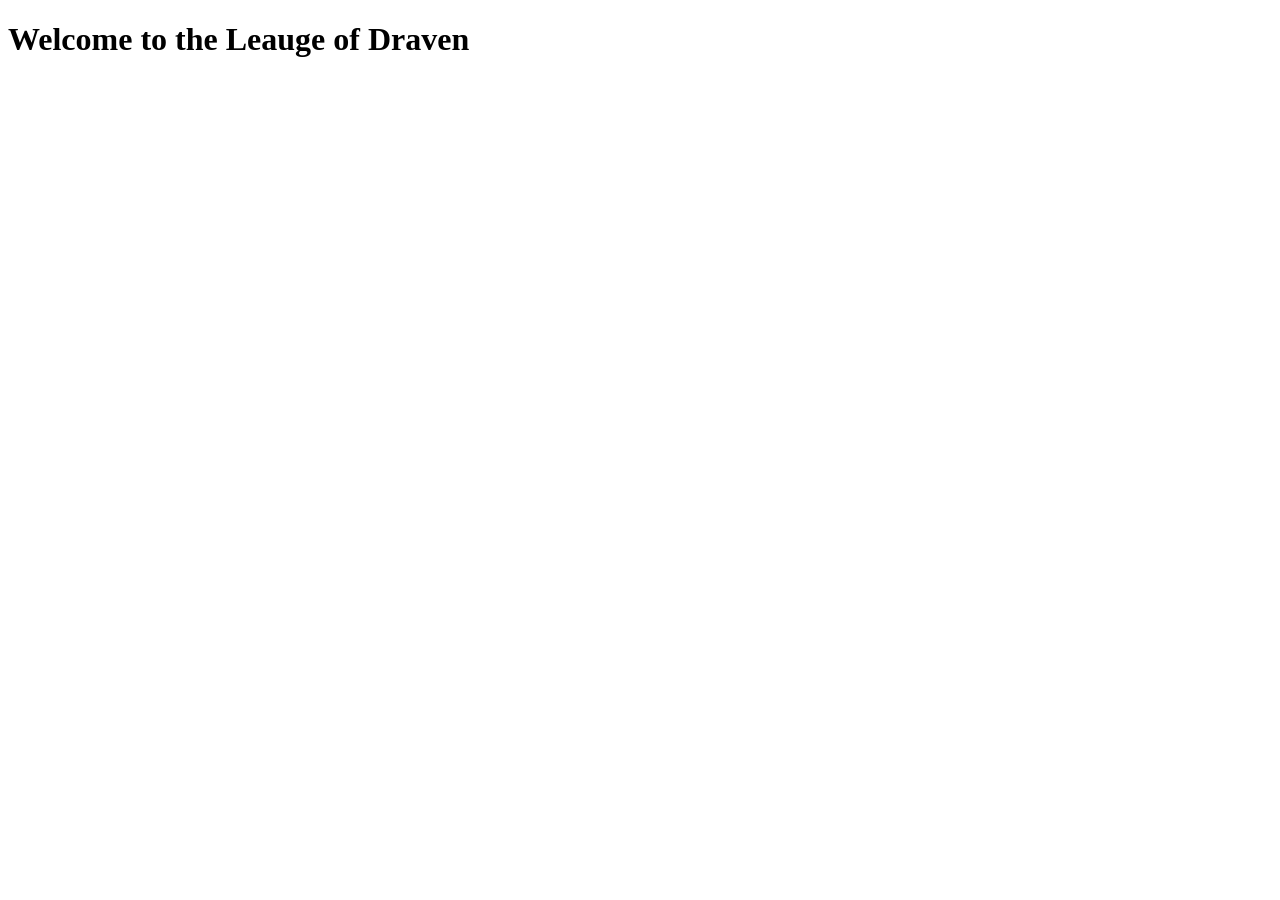
<file: index2.html>
<!DOCTYPE html>
<html lang="en">
<head>
    <meta charset="UTF-8">
    <meta name="viewport" content="width=device-width, initial-scale=1.0">
    <title>Document</title>
</head>
<body>
    <h1>Welcome to the Leauge of Draven</h1>
</body>
</html>
</file>
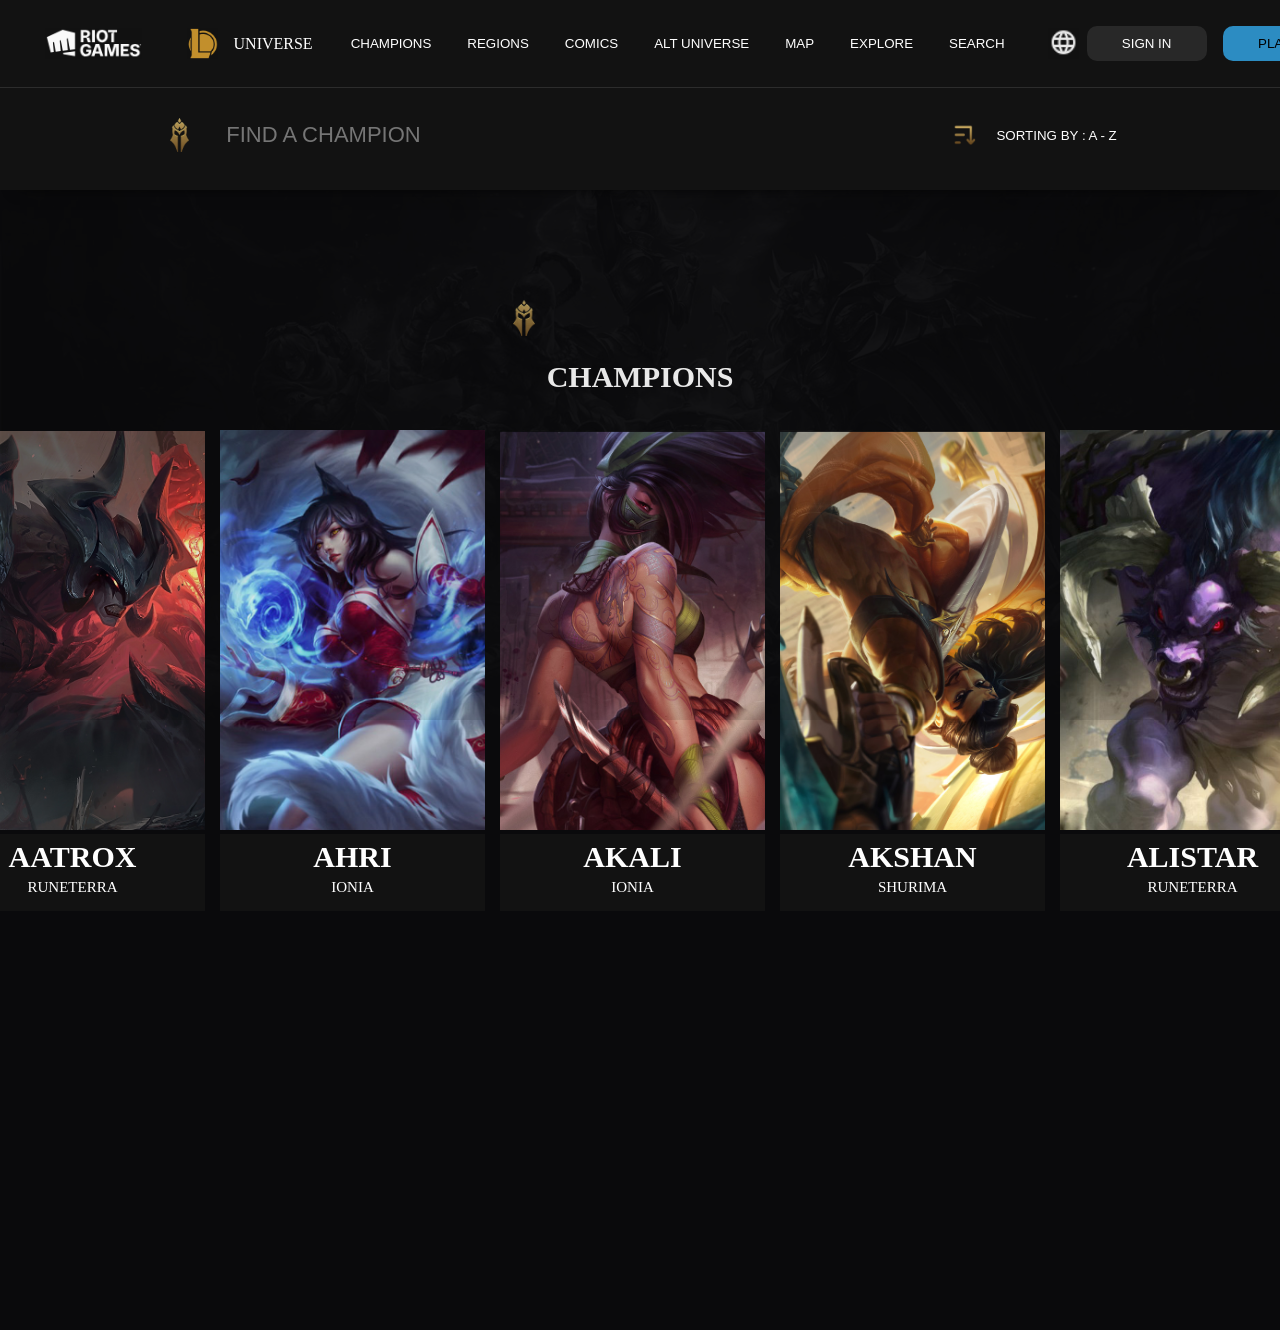
<file: LoL Universe Web Copy/LoLUniverseWeb.html>
<!DOCTYPE html>
<html lang="en">
  <head>
    <meta charset="UTF-8" />
    <meta name="viewport" content="width=device-width, initial-scale=1.0" />
    <title>Champions - Universe of League of Legends</title>
    <link rel="stylesheet" href="style.css" />
  </head>
  <body>
    <div>
        <script type="text/javascript" src="NavBar.js"></script>
    </div>
    <div class="background"></div>
  </body>
</html>
</file>
<file: LoL Universe Web Copy/style.css>
body {
  background-color: #0a0a0c;
  min-height: 75vh;
  margin: 0;
  display: flex;
  justify-content: center;
}
.content {
  margin: 0;
}
.background {
  background-image: url("championsBackground.jpg");
  position: absolute;
  filter: brightness(0.4);
  background-position: top;
  background-repeat: no-repeat;
  background-size: contain;
  opacity: 0.1;
  z-index: 1;
  width: 100%;
  height: 100%;
}
.ChampionPage {
  clear: both;
  width: 92%;
  margin: 0 auto;
  max-width: 1280px;
  padding: 0 0 265px;
  position: relative;
  z-index: 2;
}

.ChampionHeader {
    margin:0;
  padding: 210px 0 40px 0;
}
.HeaderSection {
  font-family: Beaufort for LOL, Arial, sans-serif;
  font-weight: 400;
  position: relative;
  text-align: center;
  top: 25px;
}
.HeaderTitle {
  color: #c4b998;
  font-size: 24px;
  letter-spacing: 7px;
  opacity: 1;
  position: relative;
  text-indent: 8px;
  text-transform: uppercase;
}
.LineLeft {
  padding-left: 70px;
  vertical-align: middle;
  width: 30%;
}

.FilterBar{
  --top-row-height: 78px;
  background-color: #121212;
  margin: 0;
  padding: 0;
  width: 100vw;
  height: var(--top-row-height);
  opacity: 1;
  position: fixed;
  z-index: 10000;
  display: flex;
  border-bottom: 0.2px solid #2c2c2c;
  /* box-shadow: 0 16px 16px -16px #0a0a0c; */
}

.RiotLogo{
    height: 100%;
    display: flex;
    box-sizing: border-box;
    padding: 25px 0;
}

.FilterBarButton{
  width: 100%;
  height: var(--top-row-height);
  display: flex;
  align-items: center;
  justify-content: center;
}

.List{

}
</file>
